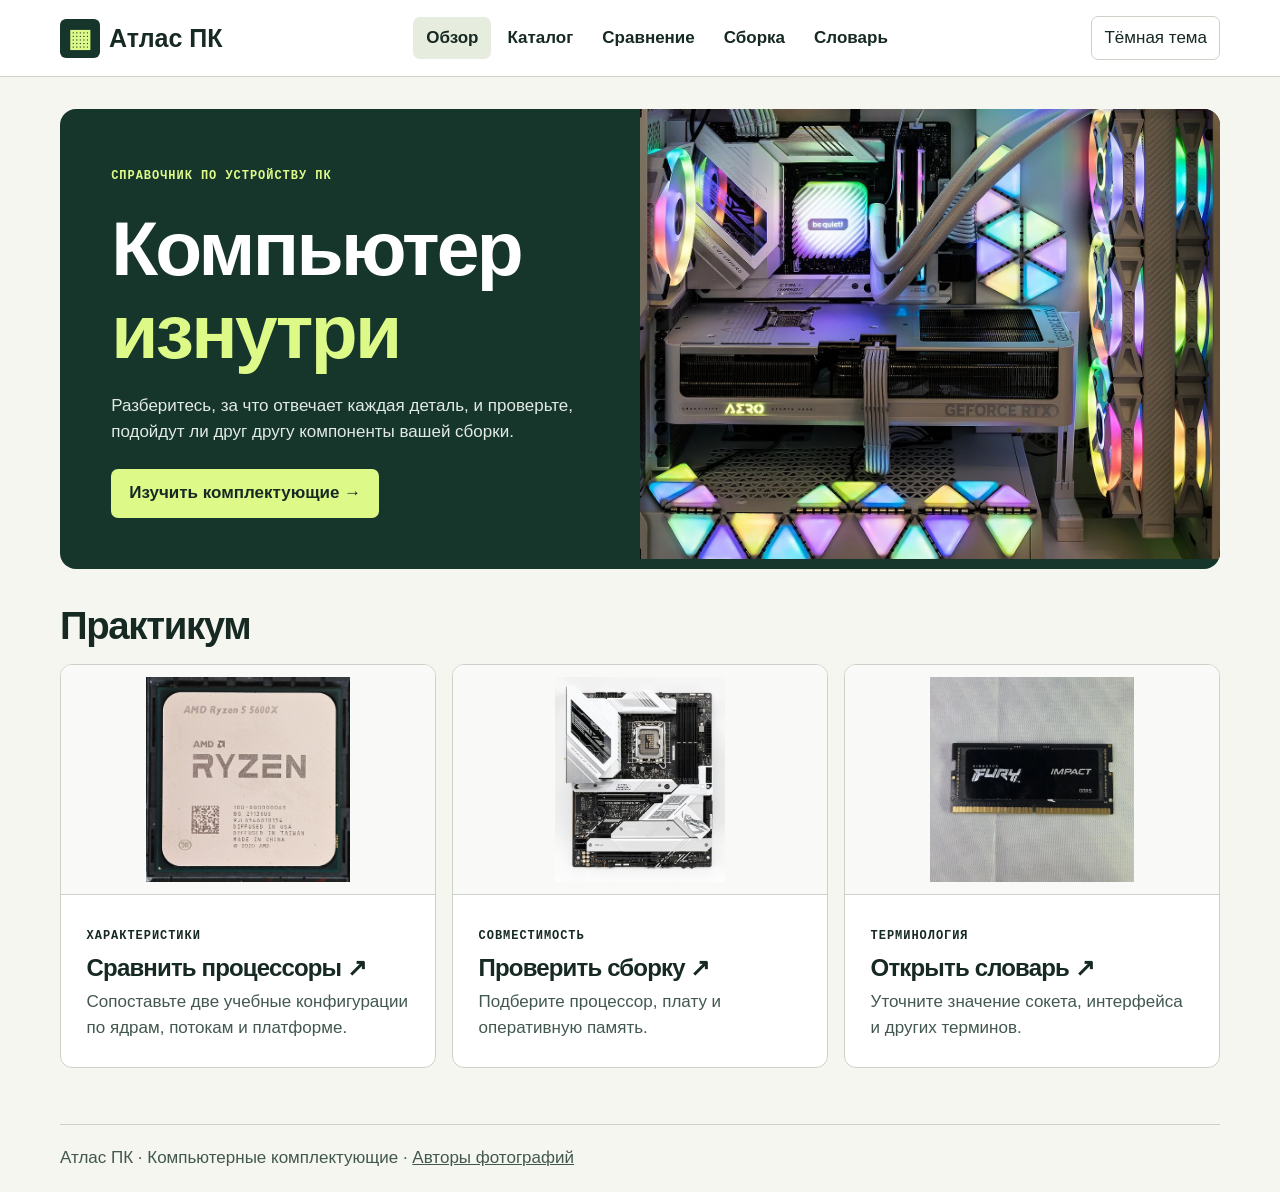
<file: index.html>
<!doctype html>
<html lang="ru">
  <head>
    <meta charset="utf-8">
    <meta name="viewport" content="width=device-width,initial-scale=1">
    <title>Обзор · Атлас ПК</title>
    <link rel="stylesheet" href="assets/site.css">
  </head>
  <body class="page-index">
    <a class="skip" href="#main">К содержанию</a>
    <header class="header">
      <div class="header__inner">
        <a class="header__brand" href="index.html">
          <b>▦</b> Атлас ПК</a>
        <nav aria-label="Разделы сайта">
          <a aria-current="page" href="index.html">Обзор</a>
          <a href="catalog.html">Каталог</a>
          <a href="compare.html">Сравнение</a>
          <a href="build.html">Сборка</a>
          <a href="glossary.html">Словарь</a>
        </nav>
        <button type="button" class="theme-toggle" aria-pressed="false">Тёмная тема</button>
      </div>
    </header>
    <main id="main">
      <section class="hero">
        <div>
          <span class="hero__caption">Справочник по устройству ПК</span>
          <h1>Компьютер <em>изнутри</em>
          </h1>
          <p>Разберитесь, за что отвечает каждая деталь, и проверьте, подойдут ли друг другу компоненты вашей сборки.</p>
          <a class="hero__action" href="catalog.html">Изучить комплектующие →</a>
        </div>
        <img src="assets/hero.webp" alt="Компьютерные комплектующие крупным планом">
      </section>
      <h2>Практикум</h2>
      <div class="card-grid">
        <a class="card" href="compare.html">
          <div class="card__media">
            <img src="assets/cpu.webp" alt="Процессор" loading="lazy">
          </div>
          <div class="card__body">
            <small>Характеристики</small>
            <h3>Сравнить процессоры ↗</h3>
            <p>Сопоставьте две учебные конфигурации по ядрам, потокам и платформе.</p>
          </div>
        </a>
        <a class="card" href="build.html">
          <div class="card__media">
            <img src="assets/board.webp" alt="Материнская плата" loading="lazy">
          </div>
          <div class="card__body">
            <small>Совместимость</small>
            <h3>Проверить сборку ↗</h3>
            <p>Подберите процессор, плату и оперативную память.</p>
          </div>
        </a>
        <a class="card" href="glossary.html">
          <div class="card__media">
            <img src="assets/memory.webp" alt="Модуль оперативной памяти" loading="lazy">
          </div>
          <div class="card__body">
            <small>Терминология</small>
            <h3>Открыть словарь ↗</h3>
            <p>Уточните значение сокета, интерфейса и других терминов.</p>
          </div>
        </a>
      </div>
    </main>
    <footer>Атлас ПК · Компьютерные комплектующие · <a href="assets/CREDITS.md">Авторы фотографий</a>
    </footer>
    <script type="module">if (location.protocol !== 'file:') import('./assets/main.js');</script>
    <script>if (location.protocol === 'file:') {
        const fallback = document.createElement('script');
        fallback.src = 'assets/offline.js';
        document.body.append(fallback);
      }</script>
  </body>
</html>
</file>
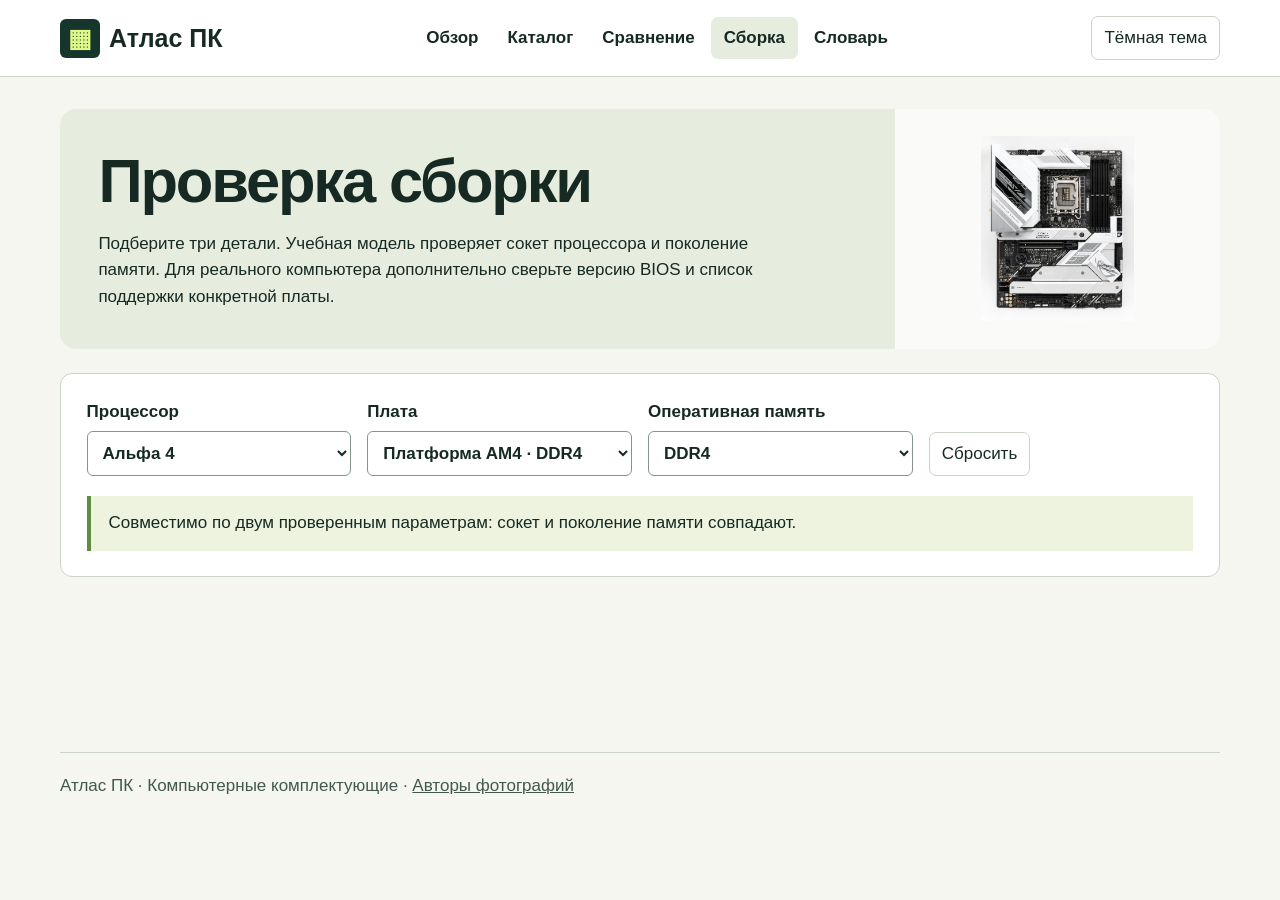
<file: build.html>
<!doctype html>
<html lang="ru">
  <head>
    <meta charset="utf-8">
    <meta name="viewport" content="width=device-width,initial-scale=1">
    <title>Сборка · Атлас ПК</title>
    <link rel="stylesheet" href="assets/site.css">
  </head>
  <body class="page-build">
    <a class="skip" href="#main">К содержанию</a>
    <header class="header">
      <div class="header__inner">
        <a class="header__brand" href="index.html">
          <b>▦</b> Атлас ПК</a>
        <nav aria-label="Разделы сайта">
          <a href="index.html">Обзор</a>
          <a href="catalog.html">Каталог</a>
          <a href="compare.html">Сравнение</a>
          <a aria-current="page" href="build.html">Сборка</a>
          <a href="glossary.html">Словарь</a>
        </nav>
        <button type="button" class="theme-toggle" aria-pressed="false">Тёмная тема</button>
      </div>
    </header>
    <main id="main">
      <div class="intro">
        <div>
          <h1>Проверка сборки</h1>
          <p>Подберите три детали. Учебная модель проверяет сокет процессора и поколение памяти. Для реального компьютера дополнительно сверьте версию BIOS и список поддержки конкретной платы.</p>
        </div>
        <figure>
          <img src="assets/board.webp" alt="Материнская плата">
        </figure>
      </div>
      <section class="panel">
        <form class="filter-form" aria-label="Параметры сборки">
          <label>Процессор<select id="cpu" name="cpu">
              <option value="0" selected>Альфа 4</option>
              <option value="1">Альфа 6</option>
              <option value="2">Бета 8</option>
            </select>
          </label>
          <label>Плата<select id="board" name="board">
              <option value="0" selected>Платформа AM4 · DDR4</option>
              <option value="1">Платформа AM5 · DDR5</option>
            </select>
          </label>
          <label>Оперативная память<select id="ram" name="ram">
              <option value="DDR4" selected>DDR4</option>
              <option value="DDR5">DDR5</option>
            </select>
          </label>
          <button type="reset" class="filter-form__reset">Сбросить</button>
        </form>
        <div id="result" class="result" role="status"></div>
      </section>
    </main>
    <footer>Атлас ПК · Компьютерные комплектующие · <a href="assets/CREDITS.md">Авторы фотографий</a>
    </footer>
    <script type="module">if (location.protocol !== 'file:') import('./assets/main.js');</script>
    <script>if (location.protocol === 'file:') {
        const fallback = document.createElement('script');
        fallback.src = 'assets/offline.js';
        document.body.append(fallback);
      }</script>
  </body>
</html>
</file>
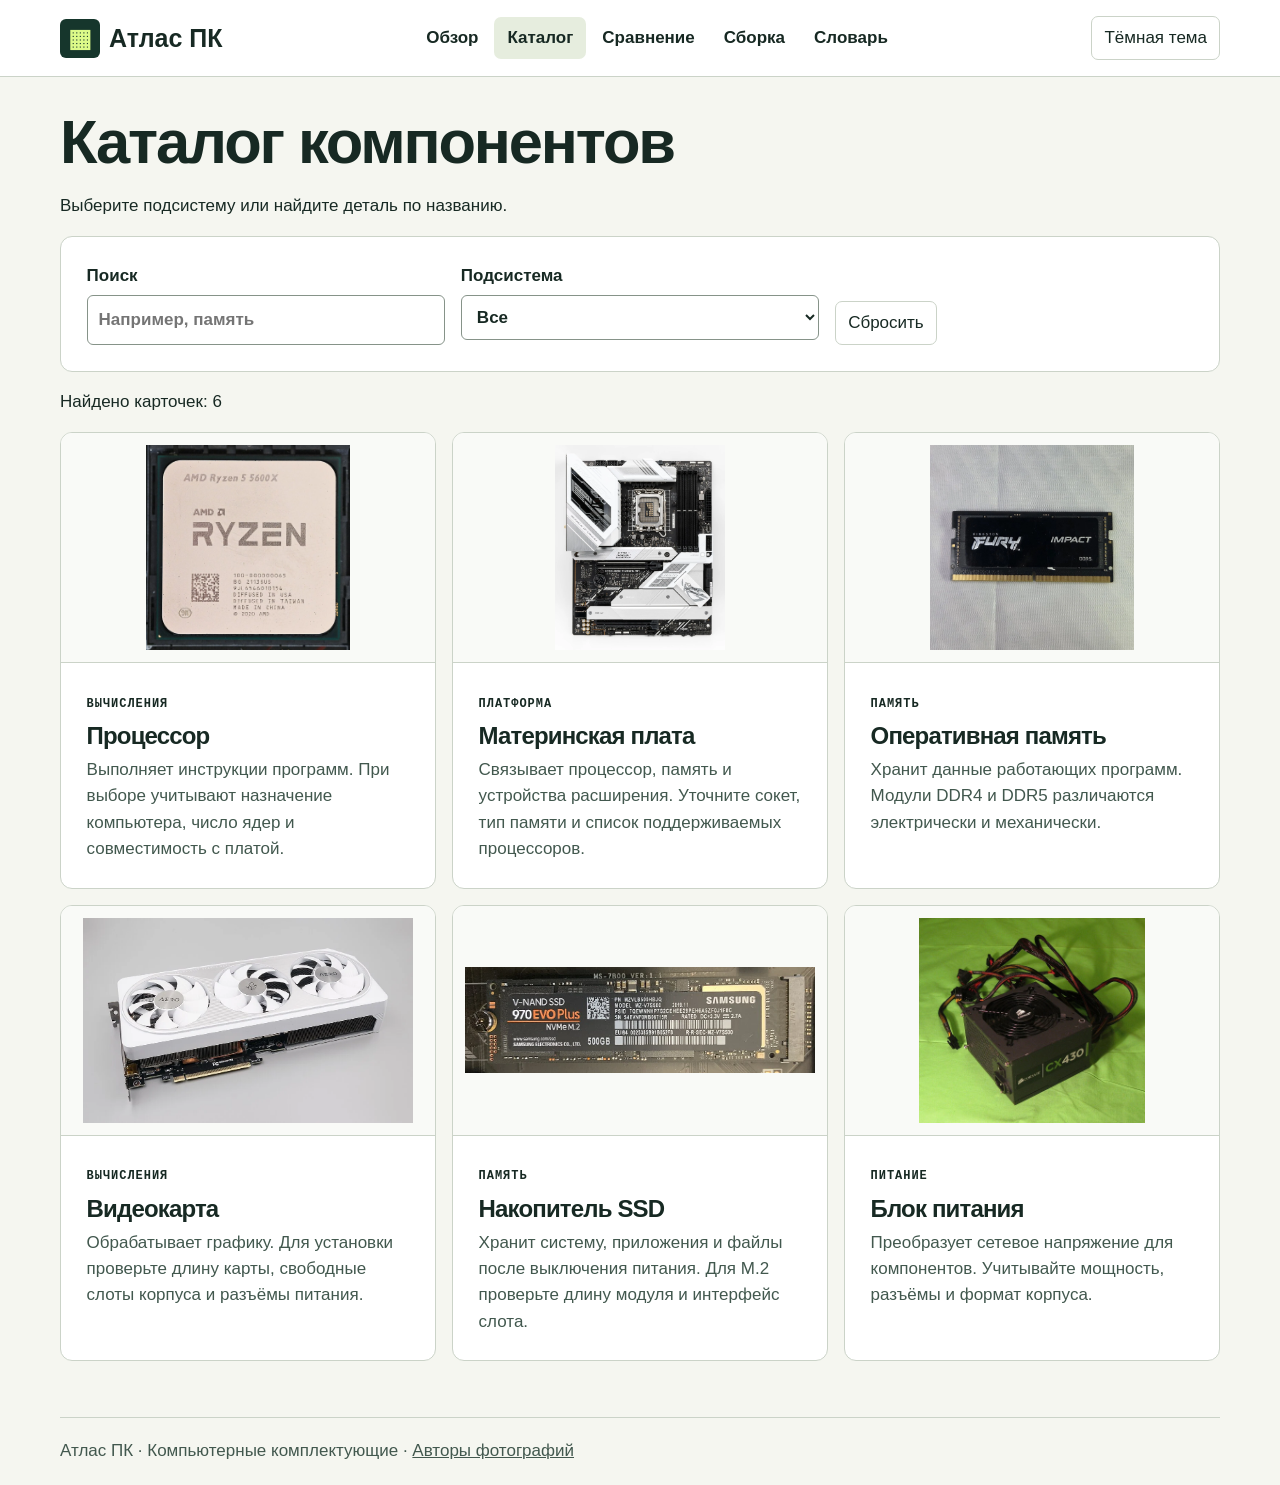
<file: catalog.html>
<!doctype html>
<html lang="ru">
  <head>
    <meta charset="utf-8">
    <meta name="viewport" content="width=device-width,initial-scale=1">
    <title>Каталог · Атлас ПК</title>
    <link rel="stylesheet" href="assets/site.css">
  </head>
  <body class="page-catalog">
    <a class="skip" href="#main">К содержанию</a>
    <header class="header">
      <div class="header__inner">
        <a class="header__brand" href="index.html">
          <b>▦</b> Атлас ПК</a>
        <nav aria-label="Разделы сайта">
          <a href="index.html">Обзор</a>
          <a aria-current="page" href="catalog.html">Каталог</a>
          <a href="compare.html">Сравнение</a>
          <a href="build.html">Сборка</a>
          <a href="glossary.html">Словарь</a>
        </nav>
        <button type="button" class="theme-toggle" aria-pressed="false">Тёмная тема</button>
      </div>
    </header>
    <main id="main">
      <h1>Каталог компонентов</h1>
      <p>Выберите подсистему или найдите деталь по названию.</p>
      <form class="filter-form" aria-label="Фильтр каталога">
        <label>Поиск<input type="search" id="query" placeholder="Например, память" name="query">
        </label>
        <label>Подсистема<select id="category" name="category">
            <option>Все</option>
            <option>Вычисления</option>
            <option>Платформа</option>
            <option>Память</option>
            <option>Питание</option>
          </select>
        </label>
        <button type="reset" class="filter-form__reset">Сбросить</button>
      </form>
      <p id="count" aria-live="polite"></p>
      <section class="card-grid">
        <article class="card" data-category="Вычисления">
          <div class="card__media">
            <img src="assets/cpu.webp" alt="Процессор" loading="lazy">
          </div>
          <div class="card__body">
            <small>Вычисления</small>
            <h3>Процессор</h3>
            <p>Выполняет инструкции программ. При выборе учитывают назначение компьютера, число ядер и совместимость с платой.</p>
          </div>
        </article>
        <article class="card" data-category="Платформа">
          <div class="card__media">
            <img src="assets/board.webp" alt="Материнская плата" loading="lazy">
          </div>
          <div class="card__body">
            <small>Платформа</small>
            <h3>Материнская плата</h3>
            <p>Связывает процессор, память и устройства расширения. Уточните сокет, тип памяти и список поддерживаемых процессоров.</p>
          </div>
        </article>
        <article class="card" data-category="Память">
          <div class="card__media">
            <img src="assets/memory.webp" alt="Модуль оперативной памяти" loading="lazy">
          </div>
          <div class="card__body">
            <small>Память</small>
            <h3>Оперативная память</h3>
            <p>Хранит данные работающих программ. Модули DDR4 и DDR5 различаются электрически и механически.</p>
          </div>
        </article>
        <article class="card" data-category="Вычисления">
          <div class="card__media">
            <img src="assets/gpu.webp" alt="Видеокарта" loading="lazy">
          </div>
          <div class="card__body">
            <small>Вычисления</small>
            <h3>Видеокарта</h3>
            <p>Обрабатывает графику. Для установки проверьте длину карты, свободные слоты корпуса и разъёмы питания.</p>
          </div>
        </article>
        <article class="card" data-category="Память">
          <div class="card__media">
            <img src="assets/ssd.webp" alt="Твердотельный накопитель" loading="lazy">
          </div>
          <div class="card__body">
            <small>Память</small>
            <h3>Накопитель SSD</h3>
            <p>Хранит систему, приложения и файлы после выключения питания. Для M.2 проверьте длину модуля и интерфейс слота.</p>
          </div>
        </article>
        <article class="card" data-category="Питание">
          <div class="card__media">
            <img src="assets/psu.webp" alt="Блок питания" loading="lazy">
          </div>
          <div class="card__body">
            <small>Питание</small>
            <h3>Блок питания</h3>
            <p>Преобразует сетевое напряжение для компонентов. Учитывайте мощность, разъёмы и формат корпуса.</p>
          </div>
        </article>
      </section>
    </main>
    <footer>Атлас ПК · Компьютерные комплектующие · <a href="assets/CREDITS.md">Авторы фотографий</a>
    </footer>
    <script type="module">if (location.protocol !== 'file:') import('./assets/main.js');</script>
    <script>if (location.protocol === 'file:') {
        const fallback = document.createElement('script');
        fallback.src = 'assets/offline.js';
        document.body.append(fallback);
      }</script>
  </body>
</html>
</file>
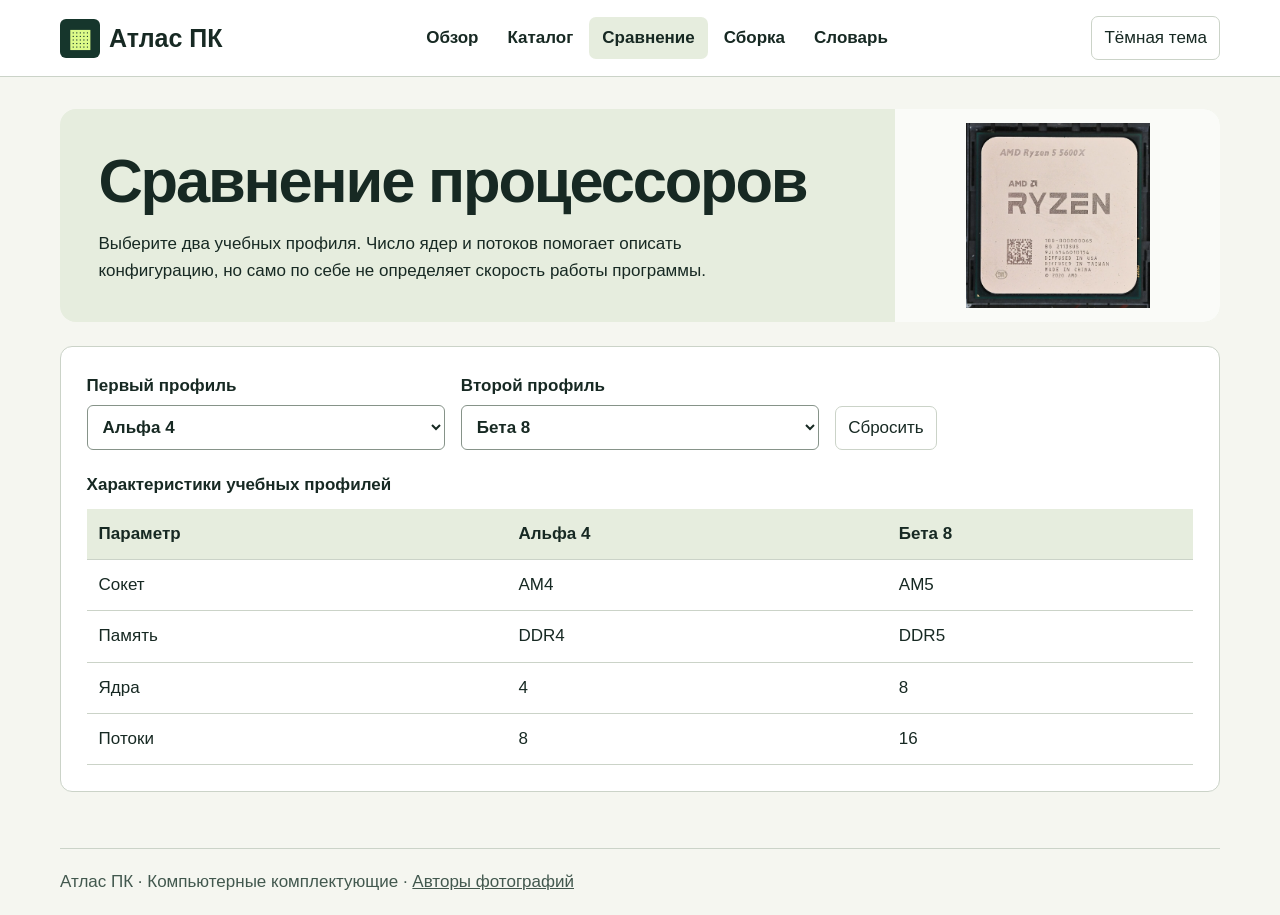
<file: compare.html>
<!doctype html>
<html lang="ru">
  <head>
    <meta charset="utf-8">
    <meta name="viewport" content="width=device-width,initial-scale=1">
    <title>Сравнение · Атлас ПК</title>
    <link rel="stylesheet" href="assets/site.css">
  </head>
  <body class="page-compare">
    <a class="skip" href="#main">К содержанию</a>
    <header class="header">
      <div class="header__inner">
        <a class="header__brand" href="index.html">
          <b>▦</b> Атлас ПК</a>
        <nav aria-label="Разделы сайта">
          <a href="index.html">Обзор</a>
          <a href="catalog.html">Каталог</a>
          <a aria-current="page" href="compare.html">Сравнение</a>
          <a href="build.html">Сборка</a>
          <a href="glossary.html">Словарь</a>
        </nav>
        <button type="button" class="theme-toggle" aria-pressed="false">Тёмная тема</button>
      </div>
    </header>
    <main id="main">
      <div class="intro">
        <div>
          <h1>Сравнение процессоров</h1>
          <p>Выберите два учебных профиля. Число ядер и потоков помогает описать конфигурацию, но само по себе не определяет скорость работы программы.</p>
        </div>
        <figure>
          <img src="assets/cpu.webp" alt="Процессор">
        </figure>
      </div>
      <section class="panel">
        <form class="filter-form" aria-label="Выбор профилей">
          <label>Первый профиль<select id="first" name="first">
              <option value="0" selected>Альфа 4</option>
              <option value="1">Альфа 6</option>
              <option value="2">Бета 8</option>
            </select>
          </label>
          <label>Второй профиль<select id="second" name="second">
              <option value="0">Альфа 4</option>
              <option value="1">Альфа 6</option>
              <option value="2" selected>Бета 8</option>
            </select>
          </label>
          <button type="reset" class="filter-form__reset">Сбросить</button>
        </form>
        <table>
          <caption>Характеристики учебных профилей</caption>
          <thead>
            <tr>
              <th>Параметр</th>
              <th id="left"></th>
              <th id="right"></th>
            </tr>
          </thead>
          <tbody></tbody>
        </table>
      </section>
    </main>
    <footer>Атлас ПК · Компьютерные комплектующие · <a href="assets/CREDITS.md">Авторы фотографий</a>
    </footer>
    <script type="module">if (location.protocol !== 'file:') import('./assets/main.js');</script>
    <script>if (location.protocol === 'file:') {
        const fallback = document.createElement('script');
        fallback.src = 'assets/offline.js';
        document.body.append(fallback);
      }</script>
  </body>
</html>
</file>
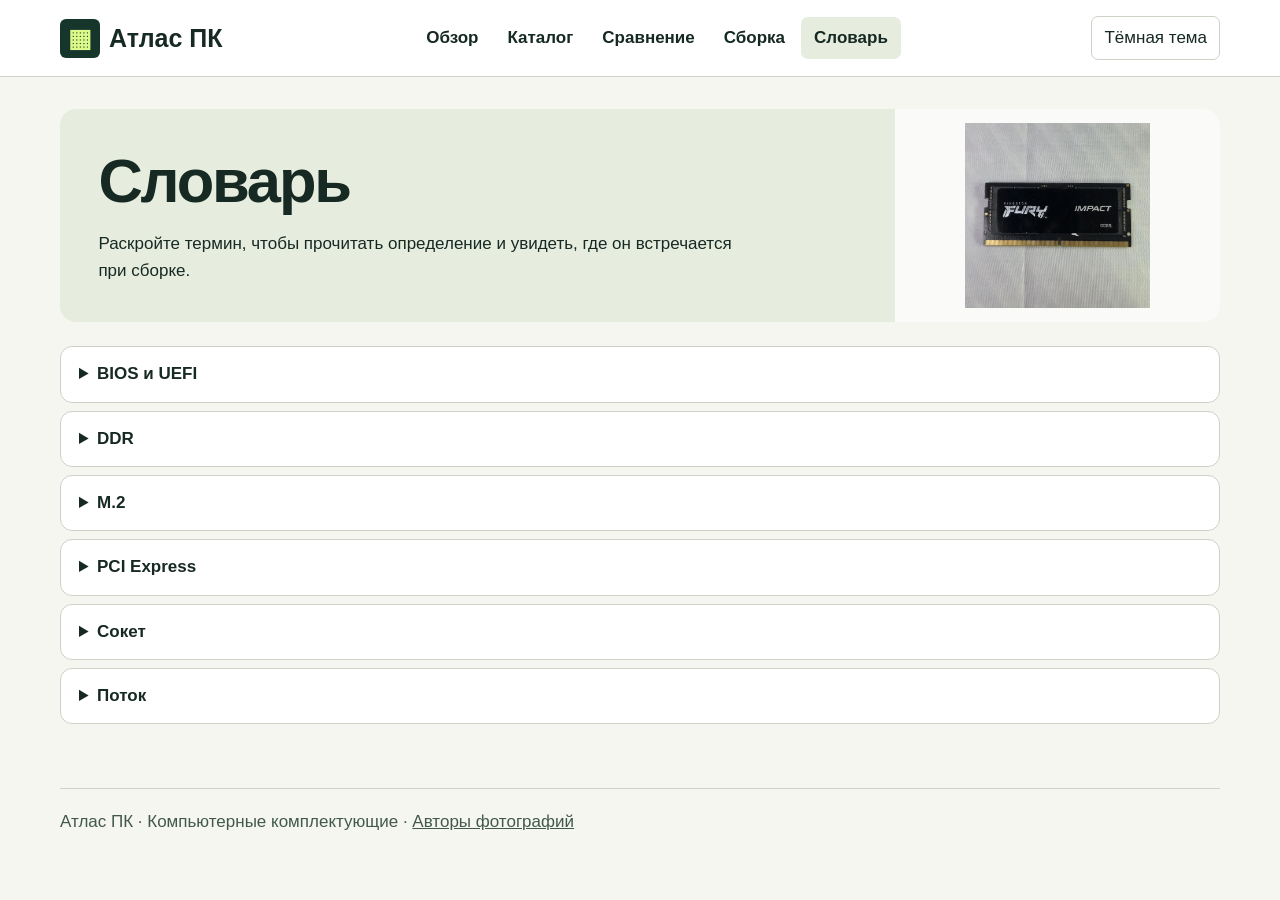
<file: glossary.html>
<!doctype html>
<html lang="ru">
  <head>
    <meta charset="utf-8">
    <meta name="viewport" content="width=device-width,initial-scale=1">
    <title>Словарь · Атлас ПК</title>
    <link rel="stylesheet" href="assets/site.css">
  </head>
  <body class="page-glossary">
    <a class="skip" href="#main">К содержанию</a>
    <header class="header">
      <div class="header__inner">
        <a class="header__brand" href="index.html">
          <b>▦</b> Атлас ПК</a>
        <nav aria-label="Разделы сайта">
          <a href="index.html">Обзор</a>
          <a href="catalog.html">Каталог</a>
          <a href="compare.html">Сравнение</a>
          <a href="build.html">Сборка</a>
          <a aria-current="page" href="glossary.html">Словарь</a>
        </nav>
        <button type="button" class="theme-toggle" aria-pressed="false">Тёмная тема</button>
      </div>
    </header>
    <main id="main">
      <div class="intro">
        <div>
          <h1>Словарь</h1>
          <p>Раскройте термин, чтобы прочитать определение и увидеть, где он встречается при сборке.</p>
        </div>
        <figure>
          <img src="assets/memory.webp" alt="Модуль оперативной памяти">
        </figure>
      </div>
      <details>
        <summary>BIOS и UEFI</summary>
        <p>Встроенное программное обеспечение платы запускает оборудование и передаёт управление загрузчику системы. Версия прошивки может влиять на поддержку процессора.</p>
      </details>
      <details>
        <summary>DDR</summary>
        <p>Семейство стандартов оперативной памяти. Номер поколения помогает определить, какие модули рассчитаны на слоты платы.</p>
      </details>
      <details>
        <summary>M.2</summary>
        <p>Формат модулей расширения. Для накопителя одинаковая форма разъёма сама по себе ещё не гарантирует поддержку нужного интерфейса.</p>
      </details>
      <details>
        <summary>PCI Express</summary>
        <p>Интерфейс для подключения устройств, в том числе видеокарт и накопителей. Обозначение ×4 или ×16 указывает число линий.</p>
      </details>
      <details>
        <summary>Сокет</summary>
        <p>Разъём для установки процессора. Его обозначение должно совпадать у процессора и платы.</p>
      </details>
      <details>
        <summary>Поток</summary>
        <p>Последовательность выполнения инструкций. Число аппаратных потоков показывает, сколько таких последовательностей процессор может обслуживать одновременно.</p>
      </details>
    </main>
    <footer>Атлас ПК · Компьютерные комплектующие · <a href="assets/CREDITS.md">Авторы фотографий</a>
    </footer>
    <script type="module">if (location.protocol !== 'file:') import('./assets/main.js');</script>
    <script>if (location.protocol === 'file:') {
        const fallback = document.createElement('script');
        fallback.src = 'assets/offline.js';
        document.body.append(fallback);
      }</script>
  </body>
</html>
</file>
<file: assets/site.css>
/* ITCSS: settings */
:root {
  --ink: #172923;
  --muted: #42584e;
  --paper: #f5f6f0;
  --line: #cbd3c8;
  --forest: #16362c;
  --lime: #ddfa89;
}
:root { --surface: #fff; --tint: #e6edde; --success: #edf3df; --warning: #fff0e4; color-scheme: light; }
:root[data-theme="dark"] { --ink: #edf4ee; --muted: #cad8cd; --paper: #11231d; --surface: #1d322a; --line: #486356; --tint: #294337; --success: #294a34; --warning: #513329; color-scheme: dark; }

/* ITCSS: generic */
* { box-sizing: border-box; }

/* ITCSS: elements */
body { margin: 0; background: var(--paper); color: var(--ink); font: 17px/1.55 "Segoe UI", Arial, sans-serif; }
a { color: inherit; }
main { padding: 32px 0 56px; min-height: 75vh; }
h1,h2,h3 { text-wrap: balance; line-height: 1.08; letter-spacing: -.035em; }
h1 { font-size: clamp(34px, 4.8vw, 66px); margin: 0 0 16px; }
h2 { font-size: clamp(26px, 3vw, 40px); margin: 36px 0 18px; }
h3 { font-size: 24px; margin: 8px 0; }
p { max-width: 70ch; }
label { min-width: 0; display: block; font-weight: 650; }
input,select { width: 100%; display: block; padding: 11px; margin-top: 6px; border: 1px solid #869389; border-radius: 6px; color: var(--ink); background: var(--surface); font: inherit; }
table { width: 100%; border-collapse: collapse; margin-top: 22px; }
caption { text-align: left; font-weight: 700; padding-bottom: 10px; }
td,th { padding: 12px; text-align: left; border-bottom: 1px solid var(--line); }
thead { background: var(--tint); }

/* ITCSS: objects */
.header__inner, main, footer { width: min(1160px, 92%); margin: auto; }
.card-grid, .filter-form { display: grid; gap: 16px; }
.card-grid { grid-template-columns: repeat(3,minmax(0,1fr)); }

/* ITCSS: components */
header { background: var(--surface); border-bottom: 1px solid var(--line); }
.header__inner, nav { display: flex; align-items: center; flex-wrap: wrap; }
.header__inner { justify-content: space-between; gap: 10px 20px; padding: 16px 0; }
.header__brand { display: inline-flex; align-items: center; gap: 9px; font-size: 25px; font-weight: 750; text-decoration: none; }
.header__brand b { padding: 0 8px; color: var(--lime); background: var(--forest); border-radius: 6px; }
nav { gap: 3px; }
nav a { text-decoration: none; padding: 8px 13px; border-radius: 7px; font-weight: 600; }
nav a:hover, nav a[aria-current] { background: var(--tint); }
.hero, .intro { display: grid; grid-template-columns: 1fr 1fr; border-radius: 16px; overflow: hidden; }
.hero { background: var(--forest); color: white; }
.hero > div { padding: clamp(24px, 4vw, 58px); align-self: center; }
.hero img { width: 100%; height: 100%; max-height: 450px; object-fit: cover; }
.hero h1 { font-size: clamp(44px, 6vw, 80px); margin: 20px 0; }
.hero em { display: block; color: var(--lime); font-style: normal; }
.hero p { color: #e2eae4; margin: 0 0 24px; }
small, .hero__caption { font: 700 12px/1.4 Consolas, monospace; letter-spacing: .08em; text-transform: uppercase; }
.hero__caption { color: var(--lime); }
.hero__action { display: inline-block; background: var(--lime); padding: 11px 18px; color: #172923; font-weight: 700; text-decoration: none; border-radius: 7px; }
.filter-form { grid-template-columns: repeat(auto-fit,minmax(min(100%,220px),1fr)); }
.card, .panel, details, .page-catalog main > .filter-form { background: var(--surface); border: 1px solid var(--line); border-radius: 12px; }
.card { display: flex; flex-direction: column; overflow: hidden; text-decoration: none; }
.card__media { background: #f9faf7; padding: 12px; border-bottom: 1px solid var(--line); }
.card__media img { display: block; width: 100%; height: clamp(140px,16vw,206px); object-fit: contain; }
.card__body, .panel, .page-catalog main > .filter-form { padding: clamp(16px, 2vw, 26px); }
.card p { color: var(--muted); margin: 8px 0 0; }
a.card:hover { border-color: #52805e; }
.intro { grid-template-columns: minmax(0,1fr) minmax(180px,28%); background: var(--tint); margin-bottom: 24px; }
.intro > div { padding: clamp(20px,3vw,40px); align-self: center; }
.intro p { margin-bottom: 0; }
.intro figure { margin: 0; background: #fafbf8; display: grid; place-items: center; padding: 14px; }
.intro img { width: 100%; height: 185px; object-fit: contain; }
.result { margin-top: 20px; border-left: 4px solid #608c3b; padding: 14px 18px; background: var(--success); }
.result.result--invalid { border-color: #a85330; background: var(--warning); }
details { margin: 8px 0; padding: 0 18px; }
summary { padding: 14px 0; cursor: pointer; font-weight: 650; }
details p { margin: 0 0 16px; }
footer { border-top: 1px solid var(--line); padding: 20px 0; color: var(--muted); }
.theme-toggle, .filter-form__reset { color: var(--ink); background: var(--surface); border: 1px solid var(--line); border-radius: 7px; padding: 8px 12px; font: inherit; cursor: pointer; }
.filter-form__reset { align-self: end; justify-self: start; }
@media(max-width: 900px) {
  .page-catalog .card-grid { grid-template-columns: repeat(2,minmax(0,1fr)); }
}
@media(max-width: 720px) {
  main { padding: 20px 0 36px; }
  .header__inner { padding: 10px 0; }
  nav { gap: 0; }
  nav a { font-size: 15px; padding: 6px 8px; }
  .hero { grid-template-columns: 1fr; }
  .hero img { height: 205px; }
  .hero h1 { margin: 10px 0; }
  .hero em { display: inline; }
  .intro { grid-template-columns: minmax(0,1fr) 24%; }
  .intro img { height: 100px; }
  .card-grid { grid-template-columns: 1fr; }
  td,th { padding: 7px; font-size: 15px; }
}
@media(max-width: 540px) {
  .page-catalog .card-grid, .intro { grid-template-columns: 1fr; }
  .intro figure { order: -1; height: 94px; padding: 7px; }
  .intro img { height: 80px; }
  .card__media img { height: 175px; }
}

@media (max-width: 540px) {
  .header__inner { display: block; }
  nav { display: grid; grid-template-columns: repeat(5, auto); margin-top: 8px; }
  nav a { padding: 8px 2px; font-size: clamp(12px, 3.5vw, 15px); text-align: center; }
}
@media(max-width: 720px) { .header__inner { position: relative; display: block; } .theme-toggle { position: absolute; top: 9px; right: 0; } }

/* ITCSS: utilities */
.skip { position: absolute; left: -10000px; }
.skip:focus { left: 8px; top: 8px; z-index: 4; background: var(--surface); }
:focus-visible { outline: 3px solid #a94c04; outline-offset: 2px; }
[hidden] { display: none !important; }
</file>
